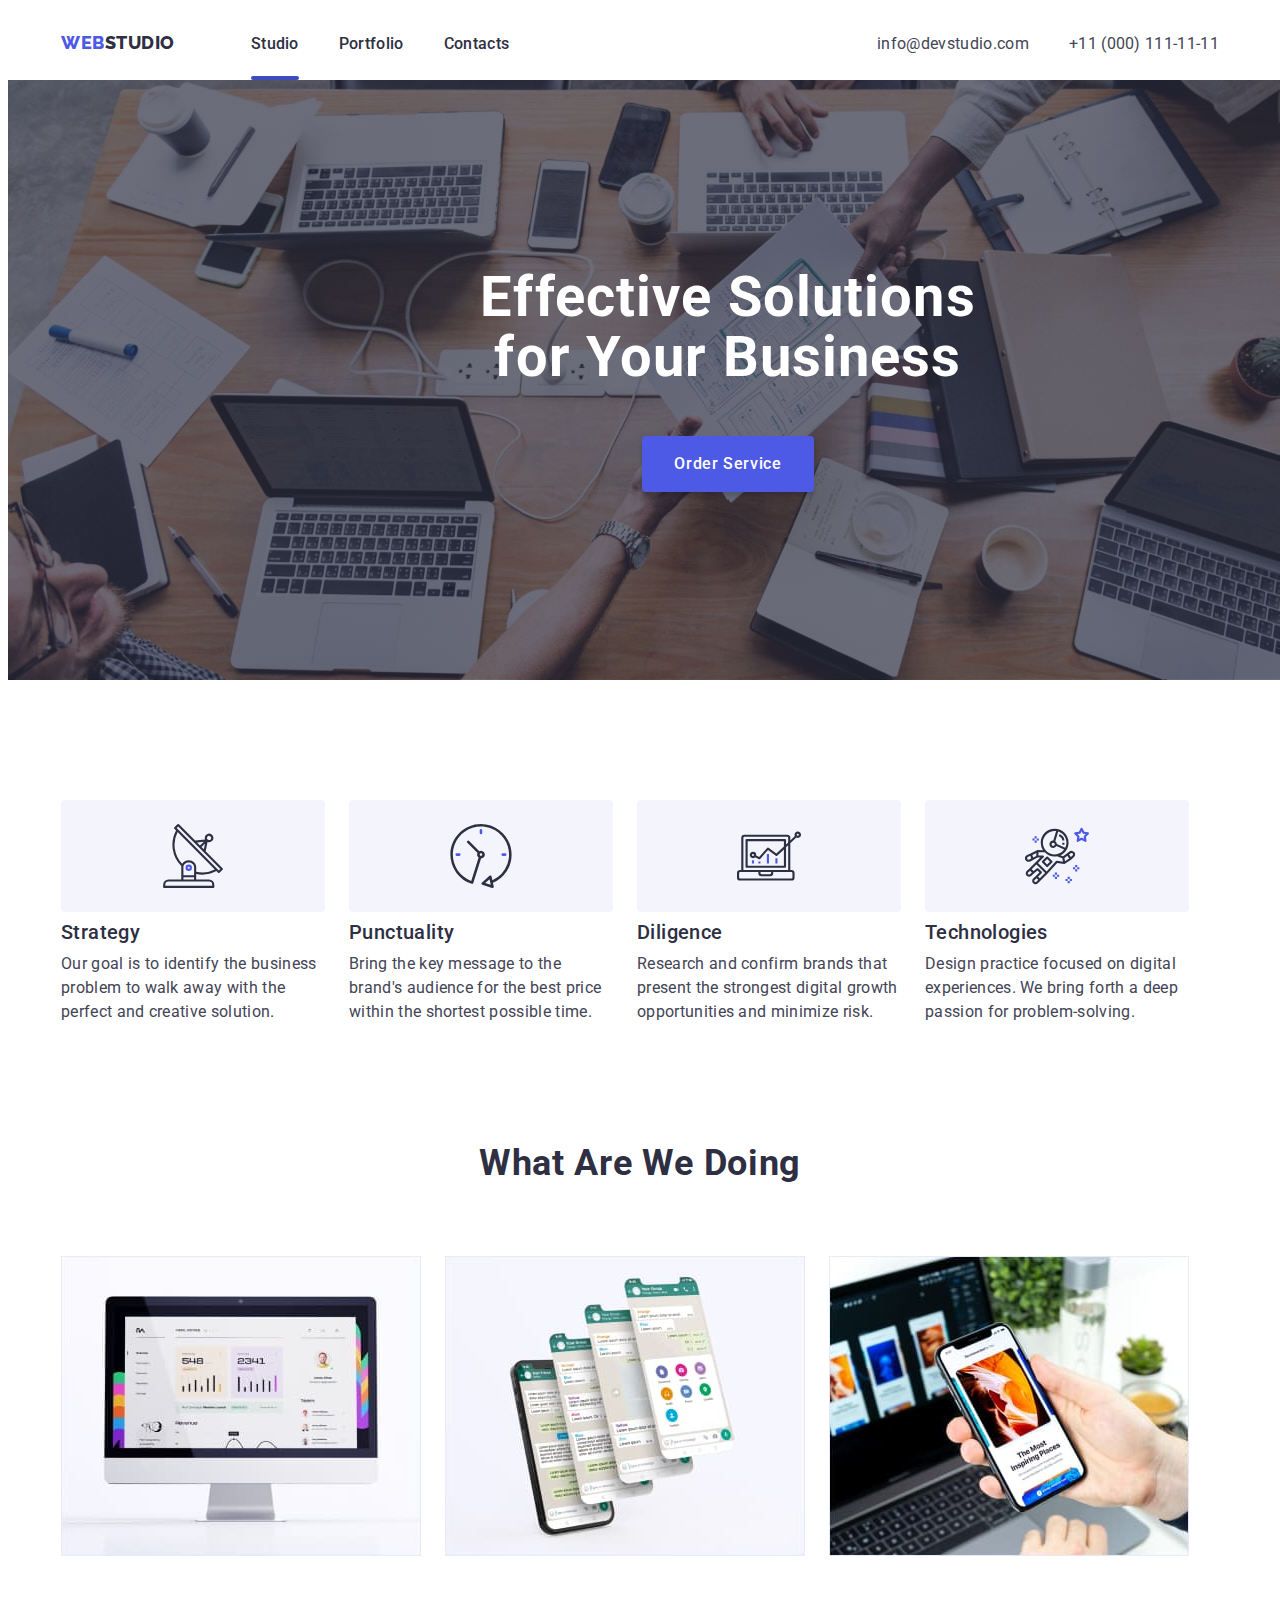
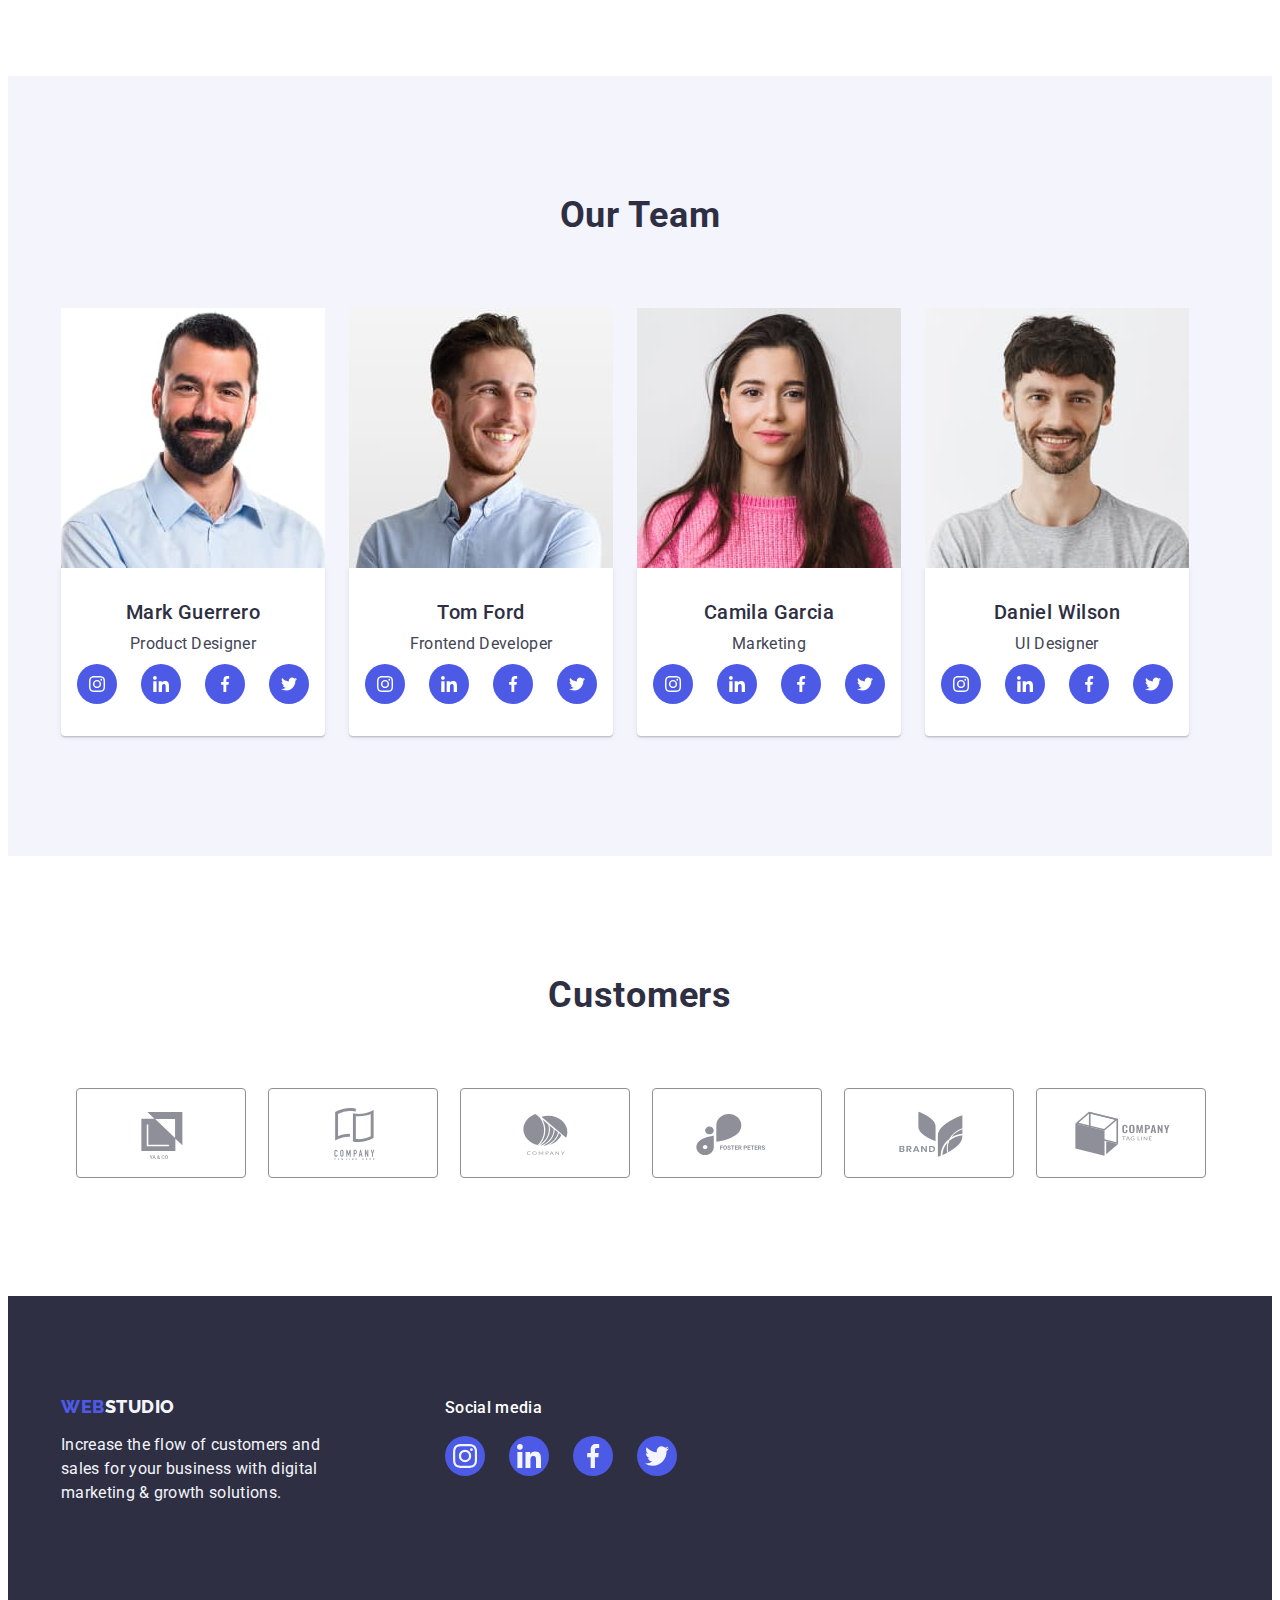
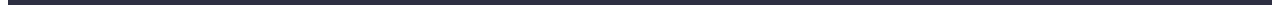
<file: index.html>
<!DOCTYPE html>
<html lang="en">
  <head>
    <meta charset="UTF-8" />
    <meta http-equiv="X-UA-Compatible" content="IE=edge" />
    <meta name="viewport" content="width=device-width, initial-scale=1.0" />
    <title>Студія</title>
    <link
      rel="stylesheet"
      href="https://cdnjs.cloudflare.com/ajax/libs/modern-normalize/1.1.0/modern-normalize.min.css"
      integrity="sha512-wpPYUAdjBVSE4KJnH1VR1HeZfpl1ub8YT/NKx4PuQ5NmX2tKuGu6U/JRp5y+Y8XG2tV+wKQpNHVUX03MfMFn9Q=="
      crossorigin="anonymous"
      referrerpolicy="no-referrer"
    />
    <link rel="stylesheet" href="./css/styles.css" />
    <link rel="preconnect" href="https://fonts.googleapis.com" />
    <link rel="preconnect" href="https://fonts.gstatic.com" crossorigin />
    <link
      href="https://fonts.googleapis.com/css2?family=Raleway:wght@800&family=Roboto:wght@400;500;600&display=swap"
      rel="stylesheet"
    />
  </head>

  <body>
    <header class="header">
      <div class="container  menu">
        <nav class="header-nav menu">
          <a class="title-first " href="./index.html"
            >WEB<span class="title-last">Studio</span></a
          ><ul class="list menu list-nav">
            <li><a class="list-nav current " href="./index.html">Studio</a></li>
            <li>
              <a class="list-nav " href="./portfolio.html">Portfolio</a>
            </li>
            <li><a class="list-nav  " href="">Contacts</a></li>
      </nav> 
      <address class="address">
        <ul class="list menu list-contact">
          <li>
            <a class="list-contact " href="mailto:info@devstudio.com"
              >info@devstudio.com</a
            >
          </li>
          <li>
            <a class="list-contact " href="tel:+110001111111">
              +11 (000) 111-11-11</a
            >
          </li>
        </ul>
      </address></div>
    </header>
    <main> 
      <section class="section-one" >
        <div class="container">
        <h1 class="header-one">Effective Solutions  for  Your Business</h1>
        <button class="button-order" data-modal-open  type="button">Order Service</button>
      </div></section>
      <section class="section-two">
        <div class="container ">
        <h2 hidden  class ="section-two-title">Section two</h2>
        <ul class="list list-two">
          <li>
            <div class="sec-two-wrapper">
          <svg class=".sec-two-img" width="64" height="64">
          <use href="./images/icons.svg#icon-antenna"></use>
            </svg>
            </div>
            <h3 class="list-item">Strategy</h3>
            <p class="list-item-description">
              Our goal is to identify the business problem to walk away with the
              perfect and creative solution.
            </p>
          </li>
          <li>
            <div class="sec-two-wrapper">
          <svg class=".sec-two-img" width="64" height="64">
          <use href="./images/icons.svg#icon-clock"></use>
            </svg>
            </div>
            <h3 class="list-item">Punctuality</h3>
            <p class="list-item-description">
              Bring the key message to the brand's audience for the best price
              within the shortest possible time.
            </p>
          </li>
          <li>
            <div class="sec-two-wrapper">
          <svg class=".sec-two-img" width="64" height="64">
          <use href="./images/icons.svg#icon-diagram"></use>
            </svg>
            </div>
            <h3 class="list-item">Diligence</h3>
            <p class="list-item-description">
              Research and confirm brands that present the strongest digital
              growth opportunities and minimize risk.
            </p>
          </li>
          <li>
            <div class="sec-two-wrapper">
          <svg class=".sec-two-img" width="64" height="64">
          <use href="./images/icons.svg#icon-astronaut"></use>
            </svg>
            </div>
            <h3 class="list-item">Technologies</h3>
            <p class="list-item-description">
              Design practice focused on digital experiences. We bring forth a
              deep passion for problem-solving.
            </p>
          </li>
        </ul></div>
      </section>
      <section class="section-three" > <div class="container">
        <h2 class="header-section-three">What are we doing</h2>
        <ul class="list list-two">
          <li><img src="./images/laptop.jpg" alt="laptop" width="360" /></li>
          <li>
            <img src="./images/media.jpg" alt="social media" width="360" />
          </li>
          <li><img src="./images/phone.jpg" alt="Phone" width="360" /></li>
        </ul></div>
      </section>
      <section class="section-four">  <div class="container">
        <h2 class="header-section-four">Our Team</h2>
        <ul class="list list-four">
          <li>
            <img
              src="./images/teacherone.jpg"
              alt="Our Product Designer"
              width="264"
            />
            <div  class="list-section-four">
            <h3 class="list-employee">Mark Guerrero</h3>
            <p class="list-employee-description">Product Designer</p>
              <ul class="team-soc-list list">
                <li class="team-soc-item">
                <a class="team-soc-link " href>
                  <svg class="team-soc-icon" width="16" height="16">
                  <use href="./images/icons.svg#icon-instagram"></use>
                </svg></a></li>
                <li class="team-soc-item">
                  <a href="" class="team-soc-link ">
                  <svg class="team-soc-icon" width="16" height="16">
                  <use href="./images/icons.svg#icon-linkedin"></use>
                </svg></a></li>
                <li class="team-soc-item">
                  <a href="" class="team-soc-link ">
                  <svg class="team-soc-icon" width="16" height="16">
                  <use href="./images/icons.svg#icon-facebook"></use>
                </svg></a></li>
                <li class="team-soc-item">
                  <a href="" class="team-soc-link ">
                  <svg class="team-soc-icon" width="16" height="16">
                  <use href="./images/icons.svg#icon-twitter"></use>
                </svg></a></li>
              </ul>
          </li>
          <li>
            <img
              src="./images/teachertwo.jpg"
              alt="Our Frontend Developer"
              width="264"
            /> <div class="list-section-four">
            <h3 class="list-employee">Tom Ford</h3>
            <p class="list-employee-description">Frontend Developer</p>
            <ul class="team-soc-list list">
                <li class="team-soc-item">
                <a class="team-soc-link " href>
                  <svg class="team-soc-icon" width="16" height="16">
                  <use href="./images/icons.svg#icon-instagram"></use>
                </svg></a></li>
                <li class="team-soc-item">
                  <a href="" class="team-soc-link ">
                  <svg class="team-soc-icon" width="16" height="16">
                  <use href="./images/icons.svg#icon-linkedin"></use>
                </svg></a></li>
                <li class="team-soc-item">
                  <a href="" class="team-soc-link ">
                  <svg class="team-soc-icon" width="16" height="16">
                  <use href="./images/icons.svg#icon-facebook"></use>
                </svg></a></li>
                <li class="team-soc-item">
                  <a href="" class="team-soc-link ">
                  <svg class="team-soc-icon" width="16" height="16">
                  <use href="./images/icons.svg#icon-twitter"></use>
                </svg></a></li>
              </ul></div></li>
          <li>
            <img
              src="./images/teacherthree.jpg"
              alt="Our Head of Marketing"
              width="264"
            /> <div class="list-section-four">
            <h3 class="list-employee">Camila Garcia</h3>
            <p class="list-employee-description">Marketing</p>
            <ul class="team-soc-list list">
              <li class="team-soc-item">
                <a class="team-soc-link " href>
                  <svg class="team-soc-icon" width="16" height="16">
                  <use href="./images/icons.svg#icon-instagram"></use>
                </svg></a></li>
              <li class="team-soc-item">
                <a href="" class="team-soc-link ">
                  <svg class="team-soc-icon" width="16" height="16">
                  <use href="./images/icons.svg#icon-linkedin"></use>
                </svg></a></li>
               <li class="team-soc-item">
                  <a href="" class="team-soc-link ">
                  <svg class="team-soc-icon" width="16" height="16">
                  <use href="./images/icons.svg#icon-facebook"></use>
                </svg></a></li>
              <li class="team-soc-item">
                <a href="" class="team-soc-link ">
                  <svg class="team-soc-icon" width="16" height="16">
                  <use href="./images/icons.svg#icon-twitter"></use>
                </svg></a></li>
              </ul></div></li>
          <li>
            <img
              src="./images/teacherfour.jpg"
              alt="Our UI Designer"
              width="264"
            /> <div class="list-section-four">
            <h3 class="list-employee">Daniel Wilson</h3>
            <p class="list-employee-description">UI Designer</p>
            <ul class="team-soc-list list">
                <li class="team-soc-item">
                <a class="team-soc-link" href>
                  <svg class="team-soc-icon" width="16" height="16">
                  <use href="./images/icons.svg#icon-instagram"></use>
                </svg></a></li>
                <li class="team-soc-item">
                  <a href="" class="team-soc-link ">
                  <svg class="team-soc-icon" width="16" height="16">
                  <use href="./images/icons.svg#icon-linkedin"></use>
                </svg></a></li>
                <li class="team-soc-item">
                  <a href="" class="team-soc-link ">
                  <svg class="team-soc-icon" width="16" height="16">
                  <use href="./images/icons.svg#icon-facebook"></use>
                </svg></a></li>
                <li class="team-soc-item">
                  <a href="" class="team-soc-link ">
                  <svg class="team-soc-icon" width="16" height="16">
                  <use href="./images/icons.svg#icon-twitter"></use>
                </svg></a></li>
              </ul></div></li>
        </ul></div>
      </section>
      <section class="section-five">
        <div class="container">
        <h2 class="header-section-four ">Customers</h2>
          <ul class="customers-list list">
            <li class="customers-item">
              <a href="" class="customers-link ">
              <svg class="customers-icon" width="104" height="56">
                <use href="./images/icons.svg#icon-Logo" ></use>
              </svg>  </a></li>
            <li class="customers-item">
              <a href="" class="customers-link ">
              <svg class="customers-icon" width="104" height="56">
                <use href="./images/icons.svg#icon-Logoon" ></use>
              </svg>  </a></li>
            <li class="customers-item">
              <a href="" class="customers-link ">
              <svg class="customers-icon" width="104" height="56">
                <use href="./images/icons.svg#icon-Logotw"></use>
              </svg>  </a></li>
            <li class="customers-item">
              <a href="" class="customers-link ">
              <svg class="customers-icon" width="104" height="56">
                <use href="./images/icons.svg#icon-Logoth"></use>
              </svg>  </a></li>
            <li class="customers-item">
              <a href="" class="customers-link ">
              <svg class="customers-icon" width="104" height="56">
                <use href="./images/icons.svg#icon-Logofo"></use>
              </svg>  </a></li>
            <li class="customers-item">
              <a href="" class="customers-link ">
              <svg class="customers-icon" width="104" height="56">
                <use href="./images/icons.svg#icon-Logofiv"></use>
              </svg>  </a></li>
          </ul>
        </div>
      </section>

    </main>
    <footer class="section-footer">
      <div class="container footer-wrapper">
      <div>
      <a class="title-first " href="./index.html"
        >WEB<span class="title-last-footer">Studio</span></a
      >
      <p class="footer-text">
        Increase the flow of customers and sales for your business with digital
        marketing & growth solutions.
      </p></div>
      <div class=" second-item-wrapper">
        <h4 class="soc-media-footer">Social media</h4>
        <ul class="footer-soc-list list">
          <li class="footer-soc-item">
            <a class="footer-soc-link " href>
            <svg class="footer-soc-icon" width="24" height="24">
            <use href="./images/icons.svg#icon-instagram"></use>
            </svg></a></li>
          <li class="footer-soc-item"><a href="" class="footer-soc-link link">
            <svg class="footer-soc-icon" width="24" height="24">
            <use href="./images/icons.svg#icon-linkedin"></use>
            </svg></a></li>
          <li class="footer-soc-item">
            <a href="" class="footer-soc-link ">
            <svg class="footer-soc-icon" width="24" height="24">
            <use href="./images/icons.svg#icon-facebook"></use>
            </svg></a></li>
          <li class="footer-soc-item">
            <a href="" class="footer-soc-link ">
            <svg class="footer-soc-icon" width="24" height="24">
            <use href="./images/icons.svg#icon-twitter"></use>
            </svg></a></li>
              </ul></div>
      </div>
    </footer>
    <div class="backdrop is-hidden" data-modal>

      <div class="modal">
        <button class="modal-close" type="button"  data-modal-close>
            <svg class="footer-close-icon" width="8" height="8">
          <use href="./images/icons.svg#icon-close-black-18dp-2-1-5"></use>
          </svg>
        </button>
      </div>
    </div>
      <script src="./js/modal.js">      </script>
  </body>
</html>
</file>
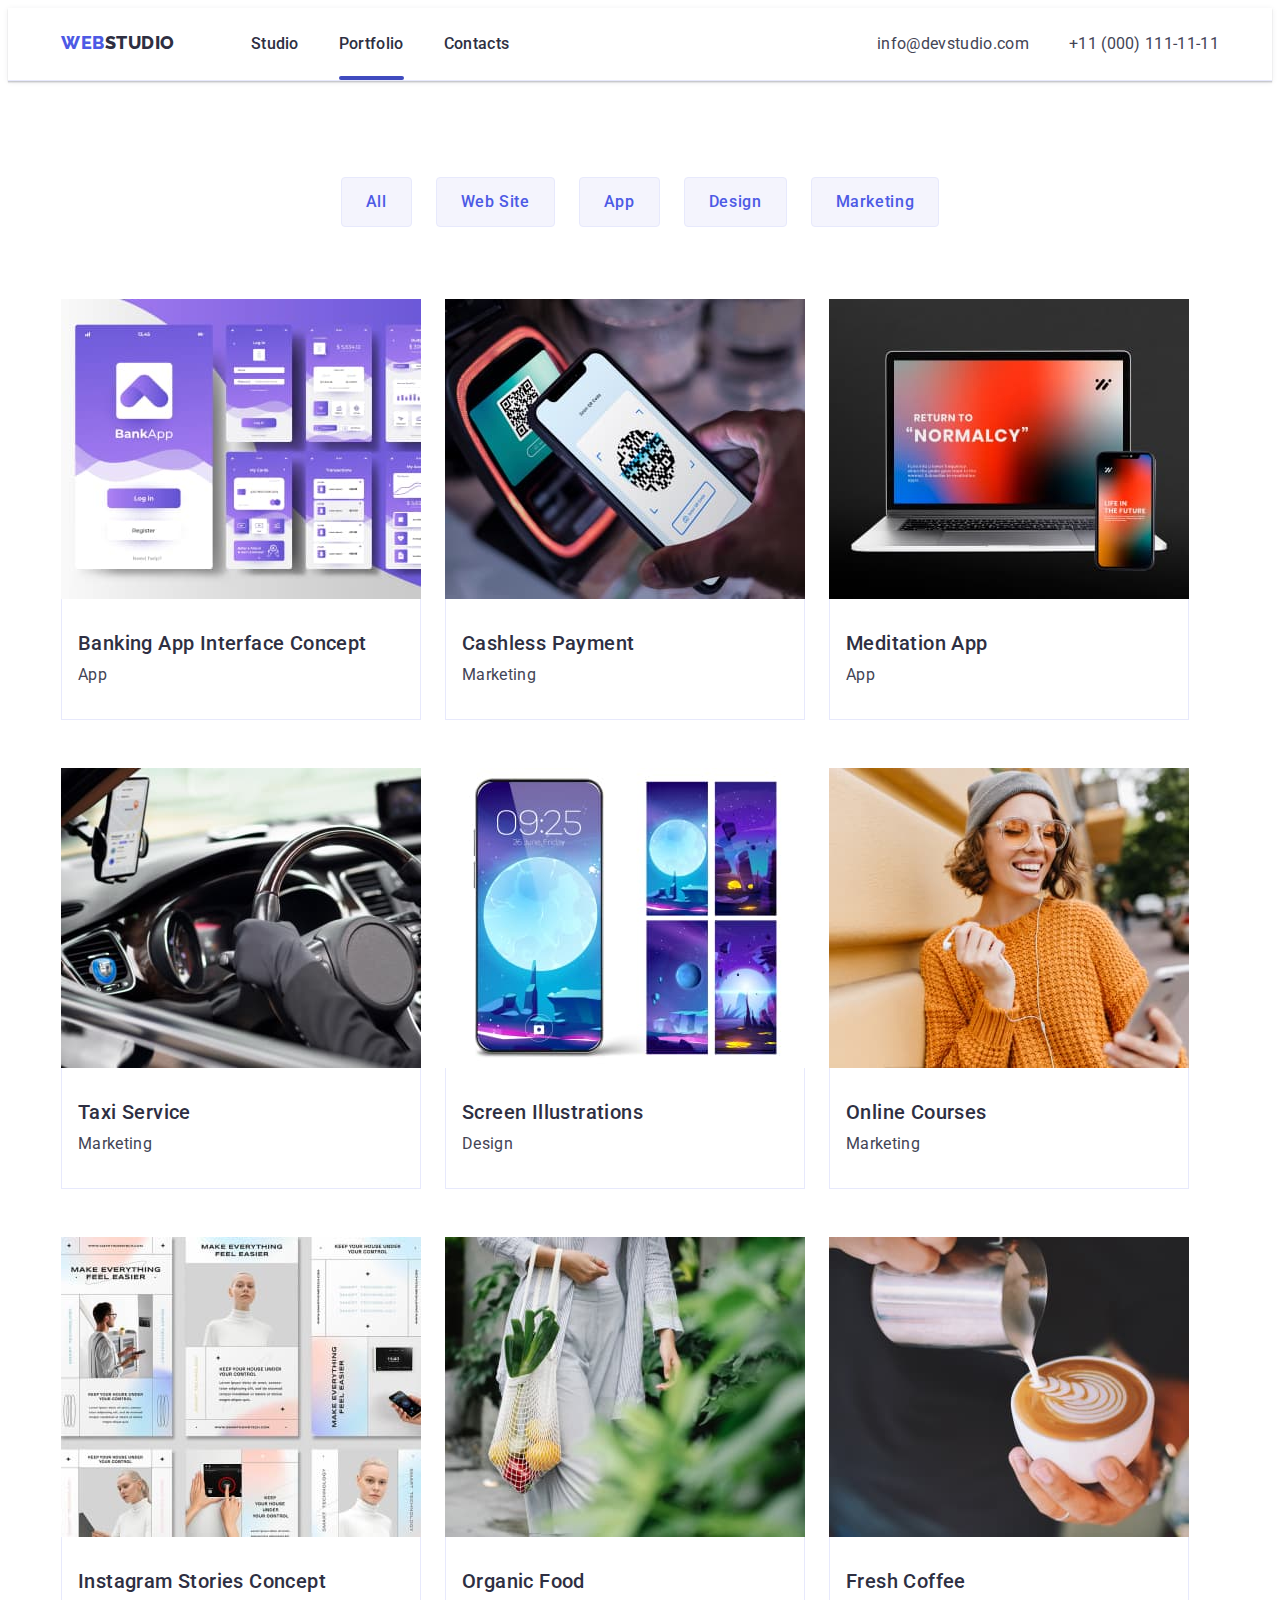
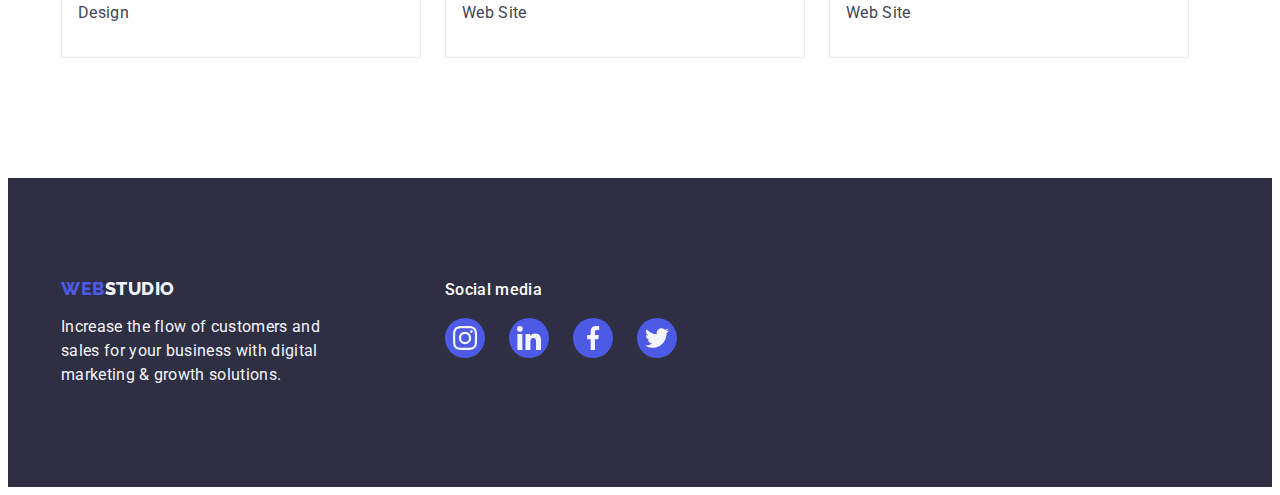
<file: portfolio.html>
<!DOCTYPE html>
<html lang="en">
  <head>
    <meta charset="UTF-8" />
    <meta http-equiv="X-UA-Compatible" content="IE=edge" />
    <meta name="viewport" content="width=device-width, initial-scale=1.0" />
    <title>Студія</title>
    <link
      rel="stylesheet"
      href="https://cdnjs.cloudflare.com/ajax/libs/modern-normalize/1.1.0/modern-normalize.min.css"
      integrity="sha512-wpPYUAdjBVSE4KJnH1VR1HeZfpl1ub8YT/NKx4PuQ5NmX2tKuGu6U/JRp5y+Y8XG2tV+wKQpNHVUX03MfMFn9Q=="
      crossorigin="anonymous"
      referrerpolicy="no-referrer"
    />
    <link rel="stylesheet" href="./css/styles.css" />
    <link rel="preconnect" href="https://fonts.googleapis.com" />
    <link rel="preconnect" href="https://fonts.gstatic.com" crossorigin />
    <link
      href="https://fonts.googleapis.com/css2?family=Raleway:wght@800&family=Roboto:wght@400;500&display=swap"
      rel="stylesheet"
    />
  </head>

  <body>
    <header class="header-portfolio">
      <div class="container menu">
        <nav class="header-nav menu">
          <a class="title-first" href="./index.html"
            >WEB<span class="title-last">Studio</span></a
          >
          <ul class="list menu list-nav">
            <li><a class="list-nav" href="./index.html">Studio</a></li>
            <li>
              <a class="list-nav current" href="./portfolio.html">Portfolio</a>
            </li>
            <li><a class="list-nav" href="">Contacts</a></li>
          </ul>
        </nav>
        <address class="address">
          <ul class="list menu list-contact">
            <li>
              <a class="list-contact" href="mailto:info@devstudio.com"
                >info@devstudio.com</a
              >
            </li>
            <li>
              <a class="list-contact" href="tel:+110001111111">
                +11 (000) 111-11-11</a
              >
            </li>
          </ul>
        </address>
      </div>
    </header>
    <main>
      <section class="section-portfolio">
        <div class="container">
          <h1 hidden>Portolio page</h1>
          <ul class="list portfolio-nav">
            <li><button class="button-nav" type="button">All</button></li>
            <li><button class="button-nav" type="button">Web Site</button></li>
            <li><button class="button-nav" type="button">App</button></li>
            <li><button class="button-nav" type="button">Design</button></li>
            <li><button class="button-nav" type="button">Marketing</button></li>
          </ul>
          <ul class="list portfolio-list">
            <li>
              <a class="portfolio-li-wrapper" href="!">
                <div class="portfolio-cover-wrap">
                  <img
                    src="./images/app.jpg"
                    alt="Banking App Interface Concept"
                    width="360"
                  />
                  <p class="portfolio-cover-text">
                    Lorem ipsum dolor, sit amet consectetur adipisicing elit.
                    Incidunt quam, tempore labore, iure eaque ea consequuntur
                    saepe sequi adipisci laborum consectetur repellendus
                    voluptas facilis veritatis eveniet dolorum facere accusamus
                    perferendis.
                  </p>
                </div>
                <div class="portfolio-list-wrapper">
                  <h2 class="portfolio-head">Banking App Interface Concept</h2>
                  <p class="portfolio-head-paragraph">App</p>
                </div>
              </a>
            </li>
            <li>
              <a class="portfolio-li-wrapper" href="!">
                <div class="portfolio-cover-wrap">
                  <img
                    src="./images/cashless.jpg"
                    alt="Cashless Payment"
                    width="360"
                  />
                  <p class="portfolio-cover-text">
                    Lorem ipsum dolor, sit amet consectetur adipisicing elit.
                    Incidunt quam, tempore labore, iure eaque ea consequuntur
                    saepe sequi adipisci laborum consectetur repellendus
                    voluptas facilis veritatis eveniet dolorum facere accusamus
                    perferendis.
                  </p>
                </div>
                <div class="portfolio-list-wrapper">
                  <h2 class="portfolio-head">Cashless Payment</h2>
                  <p class="portfolio-head-paragraph">Marketing</p>
                </div>
              </a>
            </li>
            <li>
              <a class="portfolio-li-wrapper" href="!">
                <div class="portfolio-cover-wrap">
                  <img
                    src="./images/meditation.jpg"
                    alt="Meditation App"
                    width="360"
                  />
                  <p class="portfolio-cover-text">
                    Lorem ipsum dolor, sit amet consectetur adipisicing elit.
                    Incidunt quam, tempore labore, iure eaque ea consequuntur
                    saepe sequi adipisci laborum consectetur repellendus
                    voluptas facilis veritatis eveniet dolorum facere accusamus
                    perferendis.
                  </p>
                </div>
                <div class="portfolio-list-wrapper">
                  <h2 class="portfolio-head">Meditation App</h2>
                  <p class="portfolio-head-paragraph">App</p>
                </div></a
              >
            </li>
            <li>
              <a class="portfolio-li-wrapper" href="!">
                <div class="portfolio-cover-wrap">
                  <img src="./images/taxi.jpg" alt="Taxi Service" width="360" />
                  <p class="portfolio-cover-text">
                    Lorem ipsum dolor, sit amet consectetur adipisicing elit.
                    Incidunt quam, tempore labore, iure eaque ea consequuntur
                    saepe sequi adipisci laborum consectetur repellendus
                    voluptas facilis veritatis eveniet dolorum facere accusamus
                    perferendis.
                  </p>
                </div>
                <div class="portfolio-list-wrapper">
                  <h2 class="portfolio-head">Taxi Service</h2>
                  <p class="portfolio-head-paragraph">Marketing</p>
                </div>
              </a>
            </li>
            <li>
              <a class="portfolio-li-wrapper" href="!">
                <div class="portfolio-cover-wrap">
                  <img
                    src="./images/screen.jpg"
                    alt="Screen Illustrations"
                    width="360"
                  />
                  <p class="portfolio-cover-text">
                    Lorem ipsum dolor, sit amet consectetur adipisicing elit.
                    Incidunt quam, tempore labore, iure eaque ea consequuntur
                    saepe sequi adipisci laborum consectetur repellendus
                    voluptas facilis veritatis eveniet dolorum facere accusamus
                    perferendis.
                  </p>
                </div>
                <div class="portfolio-list-wrapper">
                  <h2 class="portfolio-head">Screen Illustrations</h2>
                  <p class="portfolio-head-paragraph">Design</p>
                </div>
              </a>
            </li>
            <li>
              <a class="portfolio-li-wrapper" href="!">
                <div class="portfolio-cover-wrap">
                  <img
                    src="./images/online.jpg"
                    alt="Online Courses"
                    width="360"
                  />
                  <p class="portfolio-cover-text">
                    Lorem ipsum dolor, sit amet consectetur adipisicing elit.
                    Incidunt quam, tempore labore, iure eaque ea consequuntur
                    saepe sequi adipisci laborum consectetur repellendus
                    voluptas facilis veritatis eveniet dolorum facere accusamus
                    perferendis.
                  </p>
                </div>
                <div class="portfolio-list-wrapper">
                  <h2 class="portfolio-head">Online Courses</h2>
                  <p class="portfolio-head-paragraph">Marketing</p>
                </div></a
              >
            </li>
            <li>
              <a class="portfolio-li-wrapper" href="!">
                <div class="portfolio-cover-wrap">
                  <img
                    src="./images/instagram.jpg"
                    alt="Instagram Stories Concept"
                    width="360"
                  />
                  <p class="portfolio-cover-text">
                    Lorem ipsum dolor, sit amet consectetur adipisicing elit.
                    Incidunt quam, tempore labore, iure eaque ea consequuntur
                    saepe sequi adipisci laborum consectetur repellendus
                    voluptas facilis veritatis eveniet dolorum facere accusamus
                    perferendis.
                  </p>
                </div>
                <div class="portfolio-list-wrapper">
                  <h2 class="portfolio-head">Instagram Stories Concept</h2>
                  <p class="portfolio-head-paragraph">Design</p>
                </div>
              </a>
            </li>
            <li>
              <a class="portfolio-li-wrapper" href="!">
                <div class="portfolio-cover-wrap">
                  <img
                    src="./images/fruits.jpg"
                    alt="Organic Food"
                    width="360"
                  />
                  <p class="portfolio-cover-text">
                    Lorem ipsum dolor, sit amet consectetur adipisicing elit.
                    Incidunt quam, tempore labore, iure eaque ea consequuntur
                    saepe sequi adipisci laborum consectetur repellendus
                    voluptas facilis veritatis eveniet dolorum facere accusamus
                    perferendis.
                  </p>
                </div>
                <div class="portfolio-list-wrapper">
                  <h2 class="portfolio-head">Organic Food</h2>
                  <p class="portfolio-head-paragraph">Web Site</p>
                </div>
              </a>
            </li>
            <li>
              <a class="portfolio-li-wrapper" href="!">
                <div class="portfolio-cover-wrap">
                  <img
                    src="./images/coffee.jpg"
                    alt="Fresh Coffee"
                    width="360"
                  />
                  <p class="portfolio-cover-text">
                    Lorem ipsum dolor, sit amet consectetur adipisicing elit.
                    Incidunt quam, tempore labore, iure eaque ea consequuntur
                    saepe sequi adipisci laborum consectetur repellendus
                    voluptas facilis veritatis eveniet dolorum facere accusamus
                    perferendis.
                  </p>
                </div>
                <div class="portfolio-list-wrapper">
                  <h2 class="portfolio-head">Fresh Coffee</h2>
                  <p class="portfolio-head-paragraph">Web Site</p>
                </div></a
              >
            </li>
          </ul>
        </div>
      </section>
    </main>
    <footer class="section-footer">
      <div class="container footer-wrapper">
        <div>
          <a class="title-first" href="./index.html"
            >WEB<span class="title-last-footer">Studio</span></a
          >
          <p class="footer-text">
            Increase the flow of customers and sales for your business with
            digital marketing & growth solutions.
          </p>
        </div>
        <div class="second-item-wrapper">
          <h4 class="soc-media-footer">Social media</h4>
          <ul class="footer-soc-list list">
            <li class="footer-soc-item">
              <a class="footer-soc-link" href>
                <svg class="footer-soc-icon" width="24" height="24">
                  <use href="./images/icons.svg#icon-instagram"></use>
                </svg>
              </a>
            </li>
            <li class="footer-soc-item">
              <a href="" class="footer-soc-link">
                <svg class="footer-soc-icon" width="24" height="24">
                  <use href="./images/icons.svg#icon-linkedin"></use>
                </svg>
              </a>
            </li>
            <li class="footer-soc-item">
              <a href="" class="footer-soc-link">
                <svg class="footer-soc-icon" width="24" height="24">
                  <use href="./images/icons.svg#icon-facebook"></use>
                </svg>
              </a>
            </li>
            <li class="footer-soc-item">
              <a href="" class="footer-soc-link">
                <svg class="footer-soc-icon" width="24" height="24">
                  <use href="./images/icons.svg#icon-twitter"></use>
                </svg>
              </a>
            </li>
          </ul>
        </div>
      </div>
    </footer>
  </body>
</html>
</file>
<file: css/styles.css>
body {font-family: 'Roboto', sans-serif;color: #434455; background-color: #FFFFFF;}
:root{--brand-color:#434455;}

p,h1,h2,h3,h4,h5,h5{margin: 0;}
ul{margin: 0;padding-left: 0;}

img{display: block;}

.container {
    width: 1158px;
    padding-left: 15px;
    padding-right: 15px;
    margin: 0 auto;
}

/*HEADER*/
.title-first{
    font-family: "Raleway",
    sans-serif;
font-weight: 800;
font-size: 18px;
line-height: 1.17;
letter-spacing: 0.03em;
color: #4D5AE5;
text-transform: uppercase;
text-decoration:none; 
transition: color 250ms cubic-bezier(0.4, 0, 0.2, 1);}

.title-first:is(:hover, :focus){color: #404bbf;
}

.title-last{font-family:"Raleway",
    sans-serif;
    font-weight: 800;
    font-size: 18px;
    line-height: 1.17;
    letter-spacing: 0.03em;
    color: #2e2f42;
    text-transform: uppercase; 
    text-decoration: none;
    margin-right: 76px;} 

.header{ padding-top: 24px; padding-bottom: 24px;
}
.header-nav{margin-right: auto;}

.menu{display: flex;}


/*ALL LISTS*/
.list {list-style: none; font-style: normal;}

/*NAVIGATION*/

.current{position:relative;
}
.current::after{
    position: absolute;
    left:0;
    bottom: -26.5px;
    content:'';
    width: 100%;
    height: 4px;
    background: #404BBF;
border-radius: 2px;
}

.list-nav{
    font-weight: 500;
    font-size: 16px;
    line-height: 1.5;
    letter-spacing: 0.02em;
    color: #2E2F42;
    text-decoration: none;
    gap:40px;
    transition: color 250ms cubic-bezier(0.4, 0, 0.2, 1);
    }
 .list-nav:is(:hover, :focus) {
     color: #404bbf;
 }

 /*NAVIGATION-CONTACT*/
.list-contact{font-style: normal;
    font-size: 16px;
    line-height: 1.5;
    letter-spacing: 0.02em;
    color:var(--brand-color); 
    text-decoration: none;
    gap:40px;
    transition: color 250ms cubic-bezier(0.4, 0, 0.2, 1);
    }
    
.list-contact:is(:hover, :focus) {
        color: #404bbf;
    }


/* SECTION ONE */ 
.section-one {
    background-color: #2e2f42;
    background-image: linear-gradient(rgba(46, 47, 66, 0.7),rgba(46, 47, 66, 0.7)), url(../images/people-office\ 1\(1\).jpg);
    background-repeat: no-repeat;
    background-position: center;
    background-size: cover;
    padding: 188px 0px;
    min-width: 1440px;
    margin: 0 auto;

}

.header-one{
    font-size: 56px;
    line-height: 1.07;
    letter-spacing: 0.02em;
    color: #FFFFFF;
    text-align: center;
    width: 498px;

    margin: 0 auto
    }


.button-order{font-family: "Roboto", sans-serif;
    font-weight: 500;
    font-size: 16px;
    line-height: 1.5;
    letter-spacing: 0.04em;
    color: #FFFFFF;
    background-color: #4D5AE5;
    cursor:pointer;
    box-shadow: 0px 4px 4px rgba(0, 0, 0, 0.15);
    text-transform: capitalize;
    border-radius: 4px;
    display: block; 
    margin: 0 auto;
    border:none;
    padding: 16px 32px;
    margin-top: 48px;
    transition: background-color 250ms cubic-bezier(0.4, 0, 0.2, 1);
    }
    
.button-order:is(:hover, :focus) {
        background-color: #404bbf;
    }

/*SECTION TWO*/

.section-two{ 
    padding-top: 120px;
    padding-bottom: 120px;}

.list-two{
    display: flex;
    gap: 24px;}

.sec-two-wrapper{    
    display: flex;
    justify-content: center;
    align-items: center;
    background-color: #F4F4FD;
    height: 112px;
    border-radius: 4px;
    margin-bottom: 8px;
}

.list-item{font-weight: 500;
    font-size: 20px;
    line-height: 1.2;
    letter-spacing: 0.02em;
    color: #2E2F42;
    width: 264px;
    margin-bottom: 8px;}

.list-item-description{font-size: 16px;
    line-height: 1.5;
    letter-spacing: 0.02em;
    color:var(--brand-color);
    width: 264px; }

/*SECTION THREE*/
.header-section-three{
    font-size: 36px;
    line-height: 1.11;
    text-align: center;
    letter-spacing: 0.02em;
    color: #2E2F42;
    text-transform: capitalize;
    margin-bottom: 72px;}

.section-three{
    padding-bottom: 120px;}

/*SECTION FOUR*/

.section-four{background: #F4F4FD;
    padding-bottom: 120px;padding-top: 120px;
}
.list-four {   
     display: flex;gap: 24px;
}
.header-section-four {
    font-size: 36px;
    line-height: 1.11;
    text-align: center;
    letter-spacing: 0.02em;
    color: #2E2F42;
    text-transform: capitalize;
    margin-bottom: 72px;
}
.list-employee {
    font-weight: 500;
    font-size: 20px;
    line-height: 1.2;
    letter-spacing: 0.02em;
    color: #2E2F42;
    text-align: center;;

}
.list-employee-description {
    font-size: 16px;
    line-height: 1.5;
    letter-spacing: 0.02em;
    color: var(--brand-color);
    text-align: center;margin-top: 8px;}


.list-section-four{background-color: #FFFFFF;
    padding: 32px 16px;
    box-shadow: 0px 1px 6px rgba(46, 47, 66, 0.08), 0px 1px 1px rgba(46, 47, 66, 0.16), 0px 2px 1px rgba(46, 47, 66, 0.08);
    border-radius: 0px 0px 4px 4px;
}

.team-soc-list{display:flex;
    justify-content: center;
    gap:24px;
    margin-top: 8px;

}
.team-soc-item{
    width: 40px;
    height: 40px;
}
.team-soc-link{
    width: 100%;
    height: 100%;
    border-radius: 50%;
    background-color: #4D5AE5;
    display:flex;
    justify-content: center;
    align-items: center;
transition: background-color 250ms cubic-bezier(0.4, 0, 0.2, 1);
   }

   .team-soc-link:is(:hover, :focus) {
       background-color: #404bbf;
   }

.team-soc-icon{
    fill:#FFFFFF ;
}

/*---------------------SECTION FIVE--------------*/

.section-five{
    padding-bottom: 120px;
    padding-top: 120px;
}
.customers-list{
    display: flex;
    justify-content: center;
    align-items: center;
    gap: 24px;
}
.customers-item{
    width: 168px;
    height: 88px;

    }

.customers-link{

    width: 100%;
    height: 100%;
    display: flex;
    justify-content: center;
    align-items: center;
    border-radius: 4px;
    border: 1px solid #8E8F99;
 transition: border 250ms cubic-bezier(0.4, 0, 0.2, 1);
}       

.customers-icon{
    fill:#8E8F99;
transition: fill 250ms cubic-bezier(0.4, 0, 0.2, 1);
}


.customers-link:is(:hover, :focus) {
    border:1px solid #404bbf;

}
.customers-link:is(:hover, :focus) > .customers-icon{
    fill: #404bbf;
}

    

/*FOOTER*/
.section-footer {background-color: #2E2F42; 
    padding-top: 100px; 
    padding-bottom:100px;}

.footer-wrapper{
    display: flex;
}

.title-first {
    font-family: "Raleway",
    sans-serif;
    font-weight: 800;
    font-size: 18px;
    line-height: 1.17;
    letter-spacing: 0.03em;
    color: #4D5AE5;
    text-transform: uppercase;
    text-decoration: none;

}

.title-last-footer {
    font-family: "Raleway",
    sans-serif;
    font-weight: 800;
    font-size: 18px;
    line-height: 1.17;
    letter-spacing: 0.03em;
    color: #F4F4FD;
    text-transform: uppercase;
    text-decoration: none;
}
.footer-text {
    font-size: 16px;
    line-height: 1.5;
    letter-spacing: 0.02em;
    color: #F4F4FD;margin-top: 16px;
    width: 264px;}

/*-----------SOCIALMEDIA-FOOTER------*/
.second-item-wrapper{
    margin-left: 120px;
}
.soc-media-footer{
    font-weight: 500;
    font-size: 16px;
    line-height: 1.5;
    letter-spacing: 0.02em;
     color: #FFFFFF;
     margin-bottom: 16px;

}

.footer-soc-list {
    display:flex;
    gap: 24px;
}

.footer-soc-item {
    width: 40px;
    height: 40px;
}
.footer-soc-link {
    width: 100%;
    height: 100%;
    border-radius: 50%;
    background-color: #4D5AE5;
    display: flex;
    justify-content: center;
    align-items: center;
    transition: background-color 250ms cubic-bezier(0.4, 0, 0.2, 1);
}

.footer-soc-icon{
    fill: #F4F4FD;
}
.footer-soc-link:is(:hover,:focus){
    background-color: #31D0AA;
}

/*PORTFOLIO PAGE*/
.section-portfolio{padding-top: 96px;
    padding-bottom: 120px;}


.header-portfolio { 
    padding-top: 24px;
    padding-bottom: 24px;border-bottom: 1px solid #E7E9FC;
    box-shadow: 0px 2px 1px rgba(46, 47, 66, 0.08), 0px 1px 1px rgba(46, 47, 66, 0.16), 0px 1px 6px rgba(46, 47, 66, 0.08);}

.portfolio-nav{display: flex;justify-content: center;
    gap: 24px;
    margin-bottom: 72px;}

.button-nav {font-family: "Roboto", sans-serif;
    font-style: normal;
    font-weight: 500;
    font-size: 16px;
    line-height: 1.5;
    letter-spacing: 0.04em;
    color: #4d5ae5;
    background-color: #F4F4FD;
    cursor: pointer;
    border: 1px solid #E7E9FC;
    border-radius: 4px;
    padding: 12px 24px;
    transition: color 250ms cubic-bezier(0.4, 0, 0.2, 1), background-color 250ms cubic-bezier(0.4, 0, 0.2, 1),
border 250ms cubic-bezier(0.4, 0, 0.2, 1) }


.button-nav:is(:hover, :focus) {
    color: #FFFFFF;
    background-color: #404BBF;
    border: none;
    box-shadow: 0px 3px 1px rgba(0, 0, 0, 0.1), 0px 2px 1px rgba(0, 0, 0, 0.08), 0px 2px 2px rgba(0, 0, 0, 0.12);}

.portfolio-list{display: flex; 
    flex-wrap: wrap;
    row-gap:48px;
    column-gap: 24px;
}

.portfolio-li-wrapper{
    box-shadow: none;
    transition: box-shadow 250ms cubic-bezier(0.4, 0, 0.2, 1);
    text-decoration: none;}


.portfolio-li-wrapper:is(:hover, :focus){
    display: block;
    box-shadow: 0px 1px 6px rgba(46, 47, 66, 0.08), 0px 1px 1px rgba(46, 47, 66, 0.16), 0px 2px 1px rgba(46, 47, 66, 0.08);

}
.portfolio-li-wrapper:hover .portfolio-cover-text{
    transform: translate(0);
}

.portfolio-cover-wrap{
    position: relative;
    overflow: hidden;
}

.portfolio-cover-text{
font-weight: 400;
font-size: 16px;
line-height: 24px;
letter-spacing: 0.02em;
color: #F4F4FD;
position: absolute;
top: 0;
background-color: #4D5AE5;
padding: 40px 32px;
height: 100%;
transform: translateY(100%);
transition: transform 250ms cubic-bezier(0.4, 0, 0.2, 1);
}

.portfolio-list-wrapper{padding:32px 16px;
border: 1px solid #E7E9FC;
border-top:none;}

.portfolio-head{
    font-style: normal;
    font-weight: 500;
    font-size: 20px;
    line-height: 1.2;
    letter-spacing: 0.02em;
    color: #2E2F42;
    margin-bottom: 8px;}

.portfolio-head-paragraph{
    font-style: normal;
    font-size: 16px;
    line-height: 1.5;
    letter-spacing: 0.02em;
    color: #434455;}

.backdrop{
    width: 100%;
    height: 100%;
    position: fixed;
    top: 0;
    background-color:rgba(46, 47, 66, 0.4);
    transition:opacity 300ms linear, visibility 300ms linear;
}

.modal{
    width: 408px;
    min-height: 584px;
    background-color:#FFFFFF;
    position: absolute;
    border-radius:4px;
    top: 50%;
    left:50%;
    transform:translate(-50%, -50%) scale(1) rotate(0deg);
    transition: transform 350ms linear;
    padding: 24px;

}

.backdrop.is-hidden .modal{
transform:translate(-50%, 100%) scale(0) rotate(30deg);

}

.modal-close{
    height: 24px;
    width: 24px;
    border: 1px solid rgba(0, 0, 0, 0.1);
    background-color:#E7E9FC;
border-radius:50%;
display:block;
margin-left: auto;

}
.footer-close-icon{
display:flex;
justify-content:center;
align-items:center;
margin:0 auto;
color:#2E2F42;
}

.is-hidden{
    opacity: 0;
    visibility:hidden;
    pointer-events:none;
}
</file>
